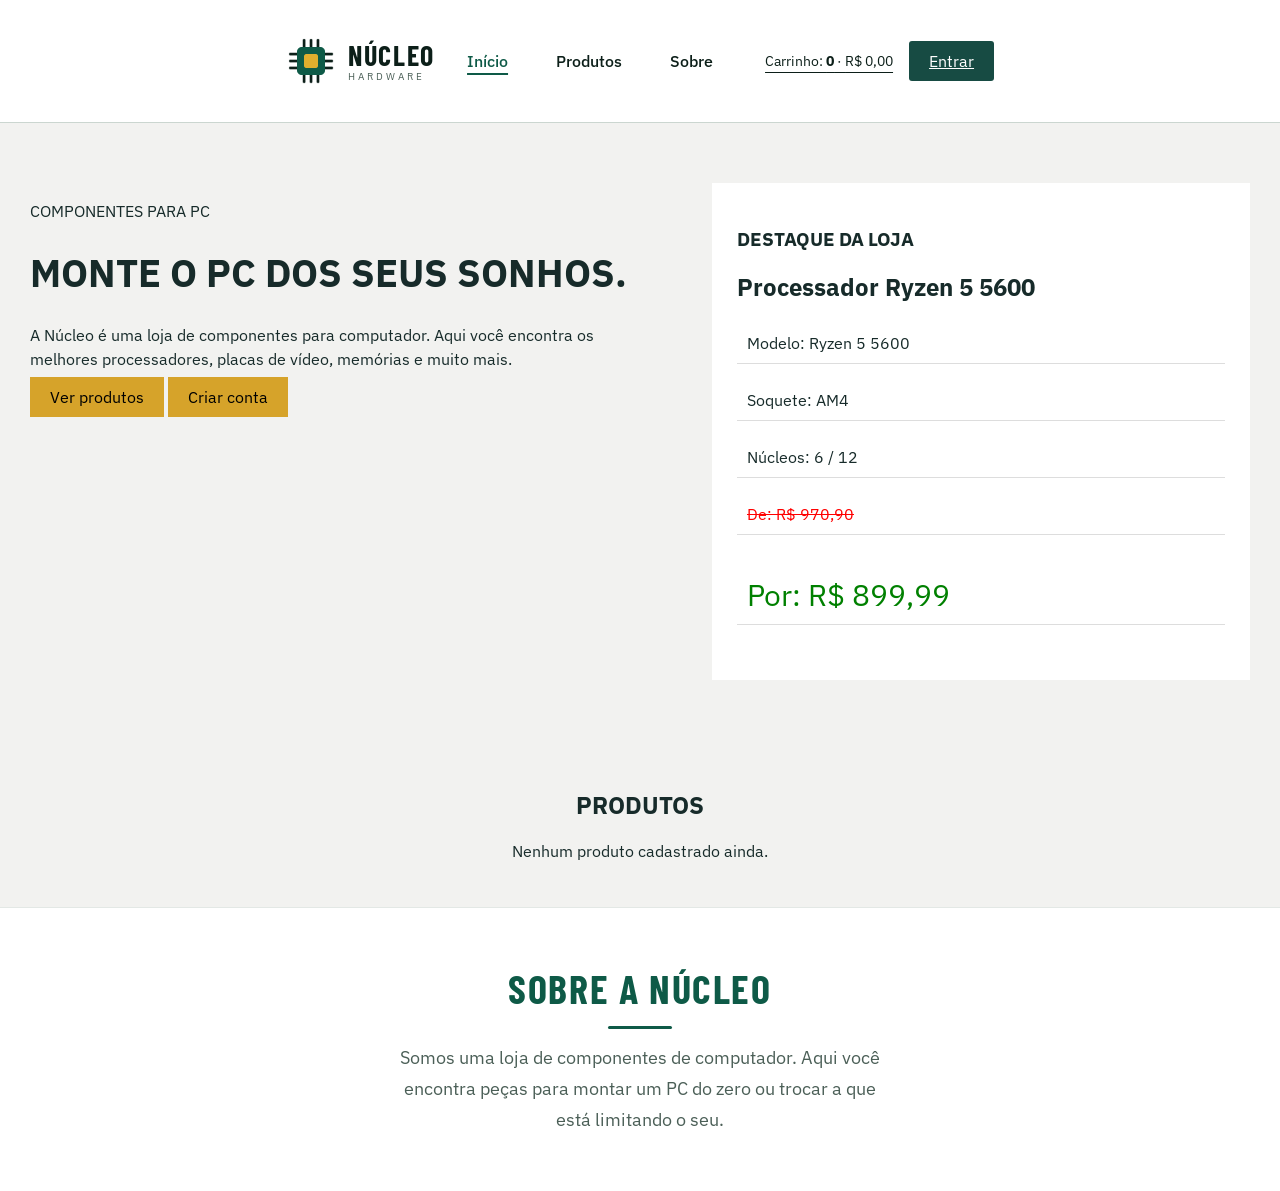
<file: inicio/index.html>
<!DOCTYPE html>
<html lang="pt-br">
<head>
<meta charset="UTF-8">    <title>Núcleo Hardware</title>
<link rel="stylesheet" href="style.css">
<link href="https://fonts.googleapis.com/css?family=Barlow+Condensed:700|IBM+Plex+Sans:400,500,600" rel="stylesheet">
</head>
<body>

<header class="menu">
        <div class="menu-interno">

            <a href="index.html" class="logo" aria-label="Núcleo Hardware, início">
                <img src="../assets/img/Carrinho-selection.png" alt="" width="36" height="36">
                <span class="logo-texto">
                    <span class="logo-nome">Núcleo</span>
                    <span class="logo-sub">Hardware</span>
                </span>
            </a>

            <nav class="menu-links" aria-label="Principal">
                <a href="index.html" aria-current="page">Início</a>
                <a href="#produtos">Produtos</a>
                <a href="#sobre">Sobre</a>
            </nav>

            <div class="menu-acoes">
                <a href="../carrinho/carrinho.html" class="menu-carrinho">Carrinho: <strong id="menuQtd">0</strong> · <span id="menuTotal">R$ 0,00</span></a>
                 <a href="../login/login.html" id="entrar">Entrar</a>
            </div>

        </div>
    </header>

    <main id="inicio">

        <div class="apresentacao">
            <p>COMPONENTES PARA PC</p>

            <h1>MONTE O PC DOS SEUS SONHOS.</h1>

            <p>
                A Núcleo é uma loja de componentes para computador.
                Aqui você encontra os melhores processadores, placas de vídeo,
                memórias e muito mais.
            </p>

            <a href="#produtos" class="botao">Ver produtos</a>

            <a href="../login/login.html#form-cadastro" class="botao">Criar conta</a>
        </div>

        <div class="ficha">

        <h3>DESTAQUE DA LOJA</h3>

        <h2>Processador Ryzen 5 5600</h2>
        <p>Modelo: Ryzen 5 5600</p>
        <p>Soquete: AM4</p>
        <p>Núcleos: 6 / 12</p>
        <p class="preco-antigo">De: R$ 970,90</p>
        <p class="preco-atual">Por: R$ 899,99</p>

</div>

    </main>



 
<div class="produtos" id="produtos">

    <h2>PRODUTOS</h2>

    <div id="lista-produtos"></div>

    </div>
    
    <div class="sobreGeral">
    <h1 id="sobre">SOBRE A NÚCLEO</h1>

    <p id="mensagemSobre">
        Somos uma loja de componentes de computador. Aqui você <br> encontra peças para montar um PC do zero ou trocar a que<br> está limitando o seu.
    </p>
    </div>


    <script src="../js/localStorage.js"></script>
    <script src="inicio.js"></script>

</body>
</html>
</file>
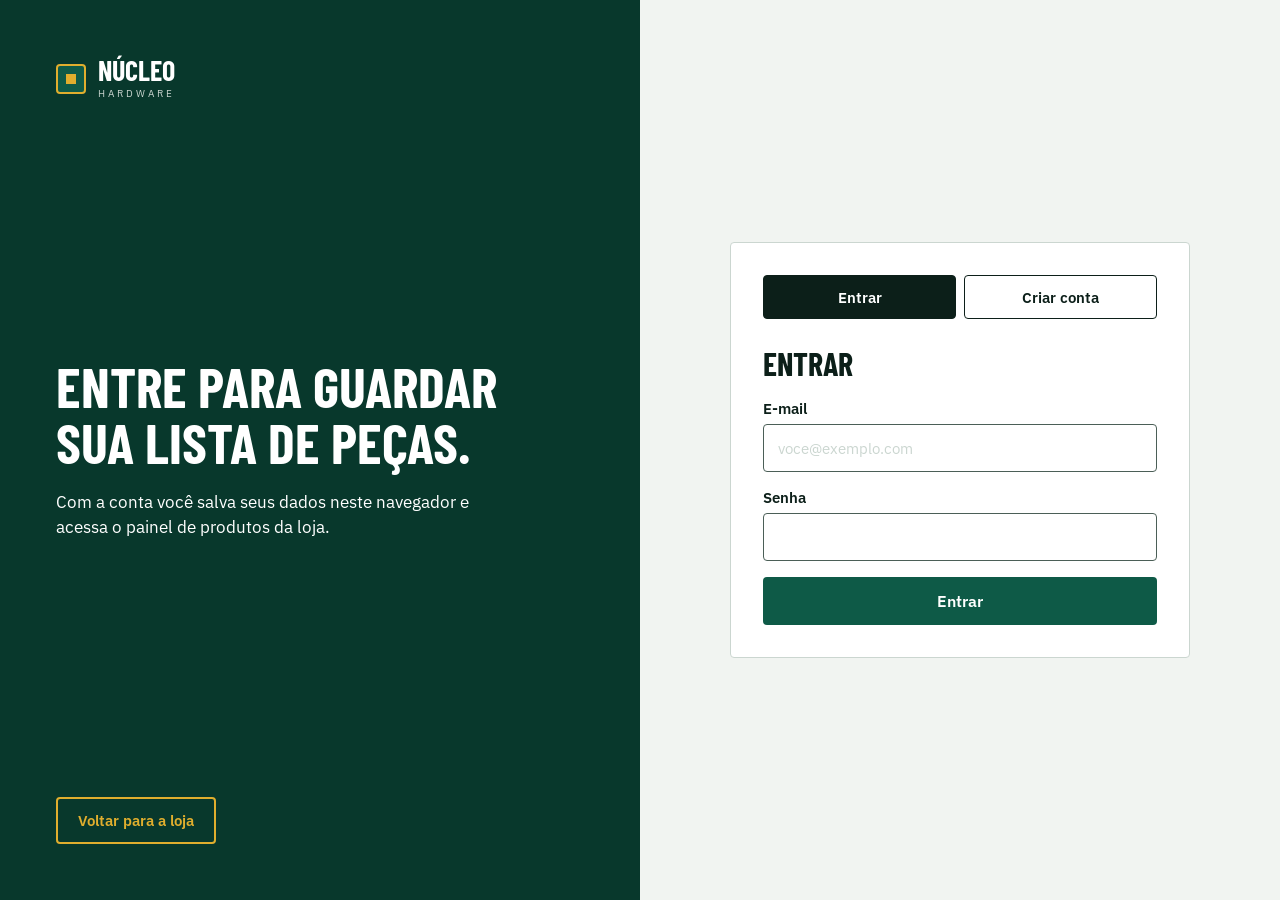
<file: login.html>
<!DOCTYPE html>
<html lang="pt-br">
<head>
<meta charset="utf-8">
<meta name="viewport" content="width=device-width, initial-scale=1.0">
<title>Entrar - Núcleo Hardware</title>
<link href="https://fonts.googleapis.com/css?family=Barlow+Condensed:700|IBM+Plex+Sans:400,500,600" rel="stylesheet">
<link href="login.css" rel="stylesheet" type="text/css">
</head>
<body>
   
<div class="pagina">

    <section class="painel-marca">
        <div class="logo">
            <div class="chip"></div>
            <div>
                <p class="logo-nome">Núcleo</p>
                <p class="logo-sub">Hardware</p>
            </div>
        </div>

        <div>
            <h1>Entre para guardar sua lista de peças.</h1>
            <p>Com a conta você salva seus dados neste navegador e acessa o painel de produtos da loja.</p>
        </div>

        <a class="botao-voltar" href="index.html">Voltar para a loja</a>
    </section>

    <section class="painel-form">
        <div class="cartao">

            <div class="abas">
                <button type="button" class="aba aba-ativa" id="aba-entrar">Entrar</button>
                <button type="button" class="aba aba-inativa" id="aba-cadastro">Criar conta</button>
            </div>

            <h2 id="titulo-form">Entrar</h2>

            <form id="form-entrar">
                <div class="campo">
                    <label for="email-entrar">E-mail</label>
                    <input type="email" id="email-entrar" placeholder="voce@exemplo.com">
                    <p class="erro" id="erro-email-entrar"></p>
                </div>
                <div class="campo">
                    <label for="senha-entrar">Senha</label>
                    <input type="password" id="senha-entrar">
                    <p class="erro" id="erro-senha-entrar"></p>
                </div>
                <input type="submit" class="botao-primario" value="Entrar">
            </form>

            <form id="form-cadastro">
                <div class="campo">
                    <label for="email-cadastro">E-mail</label>
                    <input type="email" id="email-cadastro" placeholder="voce@exemplo.com">
                    <p class="erro" id="erro-email-cadastro"></p>
                </div>
                <div class="campo">
                    <label for="senha-cadastro">Senha</label>
                    <input type="password" id="senha-cadastro">
                    <p class="erro" id="erro-senha-cadastro"></p>
                </div>
                <div class="campo">
                    <label for="confirma-cadastro">Confirmar senha</label>
                    <input type="password" id="confirma-cadastro">
                    <p class="erro" id="erro-confirma-cadastro"></p>
                </div>
                <input type="submit" class="botao-primario" value="Criar conta">
            </form>

             <p class="mensagem-sucesso" id="mensagem-sucesso"></p>

        </div>
    </section>

</div>

<script src="login.js"></script>
</body>
</html>
</file>
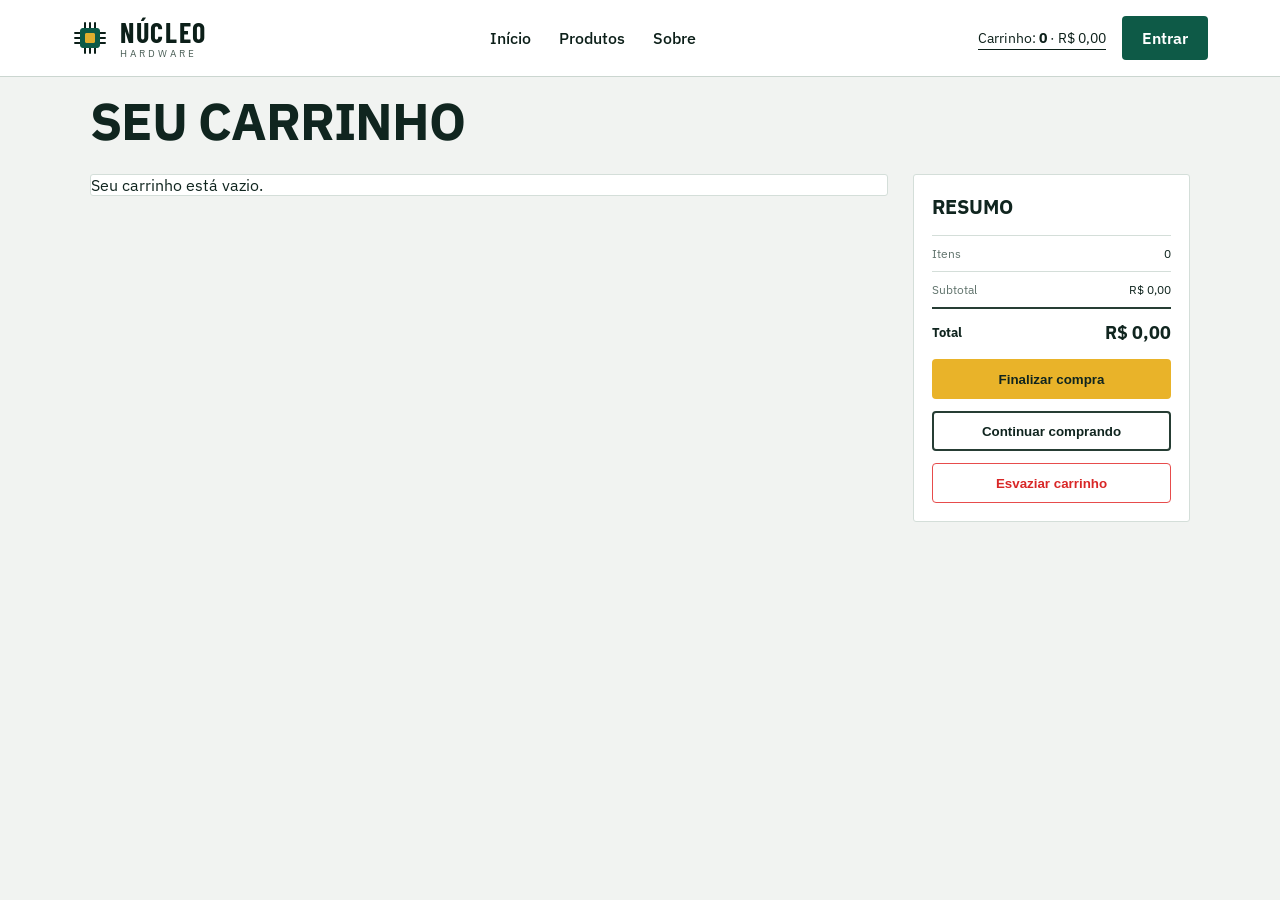
<file: carrinho/carrinho.html>
<!DOCTYPE html>
<html lang="pt-br">

<head>
    <meta charset="UTF-8">
    <meta name="viewport" content="width=device-width, initial-scale=1.0">
    <title>Meu Carrinho</title>
    <link rel="stylesheet" href="carrinho.css">
    <link href="https://fonts.googleapis.com/css?family=Barlow+Condensed:700|IBM+Plex+Sans:400,500,600" rel="stylesheet">

</head>

<body>
    <header class="menu">
        <div class="menu-interno">

            <a href="../inicio/index.html" class="logo" aria-label="Núcleo Hardware, início">
                <img src="../assets/img/Carrinho-selection.png" alt="" width="36" height="36">
                <span class="logo-texto">
                    <span class="logo-nome">Núcleo</span>
                    <span class="logo-sub">Hardware</span>
                </span>
            </a>

            <nav class="menu-links" aria-label="Principal">
                <a href="../inicio/index.html">Início</a>
                <a href="../inicio/index.html#produtos">Produtos</a>
                <a href="../inicio/index.html#sobre">Sobre</a>
            </nav>

            <div class="menu-acoes">
                <a href="carrinho.html" class="menu-carrinho">Carrinho: <strong id="menuQtd">0</strong> · <span id="menuTotal">R$ 0,00</span></a>
                <a href="../login/login.html" class="menu-entrar">Entrar</a>
            </div>

        </div>
    </header>

    <main class="container">

        <h1>SEU CARRINHO</h1>

        <div class="layout-carrinho">

            <!-- LISTA DE PRODUTOS (preenchida pelo carrinho.js a partir do localStorage) -->
            <section class="carrinho" id="carrinho"></section>

            <!-- RESUMO DO CARRINHO -->
            <aside class="resumo">

                <h2>RESUMO</h2>

                <div class="linha">
                    <span>Itens</span>
                    <span id="total-itens">0</span>
                </div>

                <div class="linha subtotal">
                    <span>Subtotal</span>
                    <span id="subtotal">R$ 00,00</span>
                </div>

                <div class="total">
                    <strong>Total</strong>
                    <strong id="total">R$ 00,00</strong>
                </div>

                <button class="finalizar">
                    Finalizar compra
                </button>

                <button class="continuar">
                    Continuar comprando
                </button>

                <button class="esvaziar">
                    Esvaziar carrinho
                </button>

            </aside>

        </div>

    </main>

    <script src="../js/localStorage.js"></script>
    <script src="carrinho.js"></script>

</body>
</html>
</file>
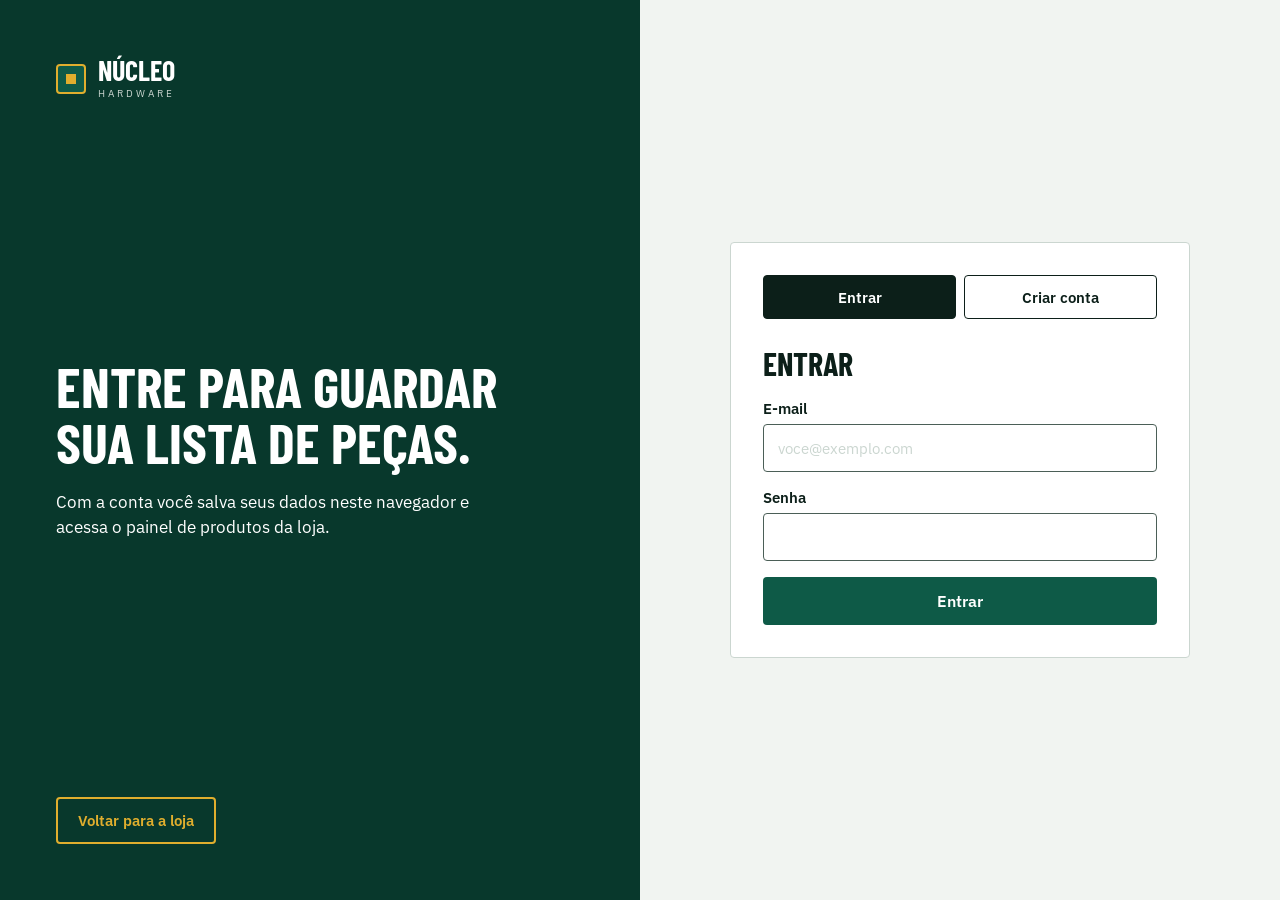
<file: finalizar/finalizar.html>
<!DOCTYPE html>
<html lang="pt-BR">
<head>
    <meta charset="UTF-8">
    <meta name="viewport" content="width=device-width, initial-scale=1.0">
    <title>Finalizar Compra</title>
    <link rel="stylesheet" href="finalizar.css">
    <link rel="preconnect" href="https://fonts.googleapis.com">
    <link rel="preconnect" href="https://fonts.gstatic.com" crossorigin>
    <link href="https://fonts.googleapis.com/css2?family=Barlow+Condensed:ital,wght@0,100;0,200;0,300;0,400;0,500;0,600;0,700;0,800;0,900;1,100;1,200;1,300;1,400;1,500;1,600;1,700;1,800;1,900&family=IBM+Plex+Sans:ital,wght@0,10０..7００;1,1００..7００&display=swap" rel="stylesheet">
</head>
<body>
    <header class="menu">
        <div class="menu-interno">

            <a href="../inicio/index.html" class="logo" aria-label="Núcleo Hardware, início">
                <img src="../assets/img/Carrinho-selection.png" alt="" width="36" height="36">
                <span class="logo-texto">
                    <span class="logo-nome">Núcleo</span>
                    <span class="logo-sub">Hardware</span>
                </span>
            </a>

            <nav class="menu-links" aria-label="Principal">
                <a href="../inicio/index.html">Início</a>
                <a href="../inicio/index.html#produtos">Produtos</a>
                <a href="../inicio/index.html#sobre">Sobre</a>
            </nav>

            <div class="menu-acoes">
                <a href="../carrinho/carrinho.html" class="menu-carrinho">Carrinho: <strong id="menuQtd">0</strong> · <span id="menuTotal">R$ 0,00</span></a>
                <a href="../login/login.html" class="menu-entrar">Entrar</a>
            </div>

        </div>
    </header>

    <section class="container">
        <div class="firstButton">
            <h5>1 Entrega</h5>
        </div>
        <div class="secondButton">
            <h5>2 Pagamento</h5>
        </div>
        <div class="thirdButton">
            <h5>3 Confirmação</h5>
        </div>
    </section>

    <section class="container2">
        <div class="recebimentoPedido">
            <div class="alinhametoItens">

                <div class="textoPedido">
                    <h3 id="pagamentoAprov">PAGAMENTO APROVADO</h3>
                    <h1 id="recbPedido">RECEBEMOS O SEU PEDIDO!</h1>
                    <p id="resumoPedido">Enviamos o resumo para marina@exemplo.com. A entrega estimada é de 5 dias úteis.</p>
                </div>

                <h3 id="numeroPedido">NÚMERO DO PEDIDO <span id="numeroPedidoValor">NH-482913</span></h3>

            </div>
        </div>
    </section>
    <div class="layout-carrinho">

        <section class="carrinho" id="carrinho"></section>
    <div class="colunaDireita">
    <section class="pagamentoFinal">
        <div>
            <h3 id="tituloPagamento">PAGAMENTO</h3>
            <div class="resumoPedido">
                <div class="resumoItens">
                    <span>Forma</span>
                    <span id="totalItens">Cartão, 6x sem juros</span>
                </div>
                <div class="resumoFrete">
                    <span>Parcela</span>
                    <span id="valorParcela">R$ 276,60</span>
                </div>
                <div class="resumoTotal">
                    <span>Frete</span>
                    <span id="valorFrete">Gratis</span>
                </div>
                <div class="resumoTotal">
                    <hr>
                    <span>Total:</span>
                    <span id="totalCompra">R$ 1.659,60</span>
                </div>
            </div>
        </div>
    </section>

    <section class="entregaCard">
        <div class="entrega">
            <h3 id="tituloEntrega">ENTREGA</h3>
            <div class="resumoPedido">
                <div class="nomeComprados">
                    <p id="nomeComprador">Marina Duarte</p>
                    <p id="enderecoEntrega">Rua das Flores, 123</p>
                </div>
                <div class="bairroFrete">
                    <p id="bairroEntrega">Jardim das flores</p>
                </div>
            </div>

        </div>
    </section>
    <div class="botaoFinalizar">
        <button id="finalizarCompra">VOLTAR À LOJA</button>
    </div>
    </div>
    <script src="../js/localStorage.js"></script>
    <script src="finalizar.js"></script>
</body>
</html>
</file>
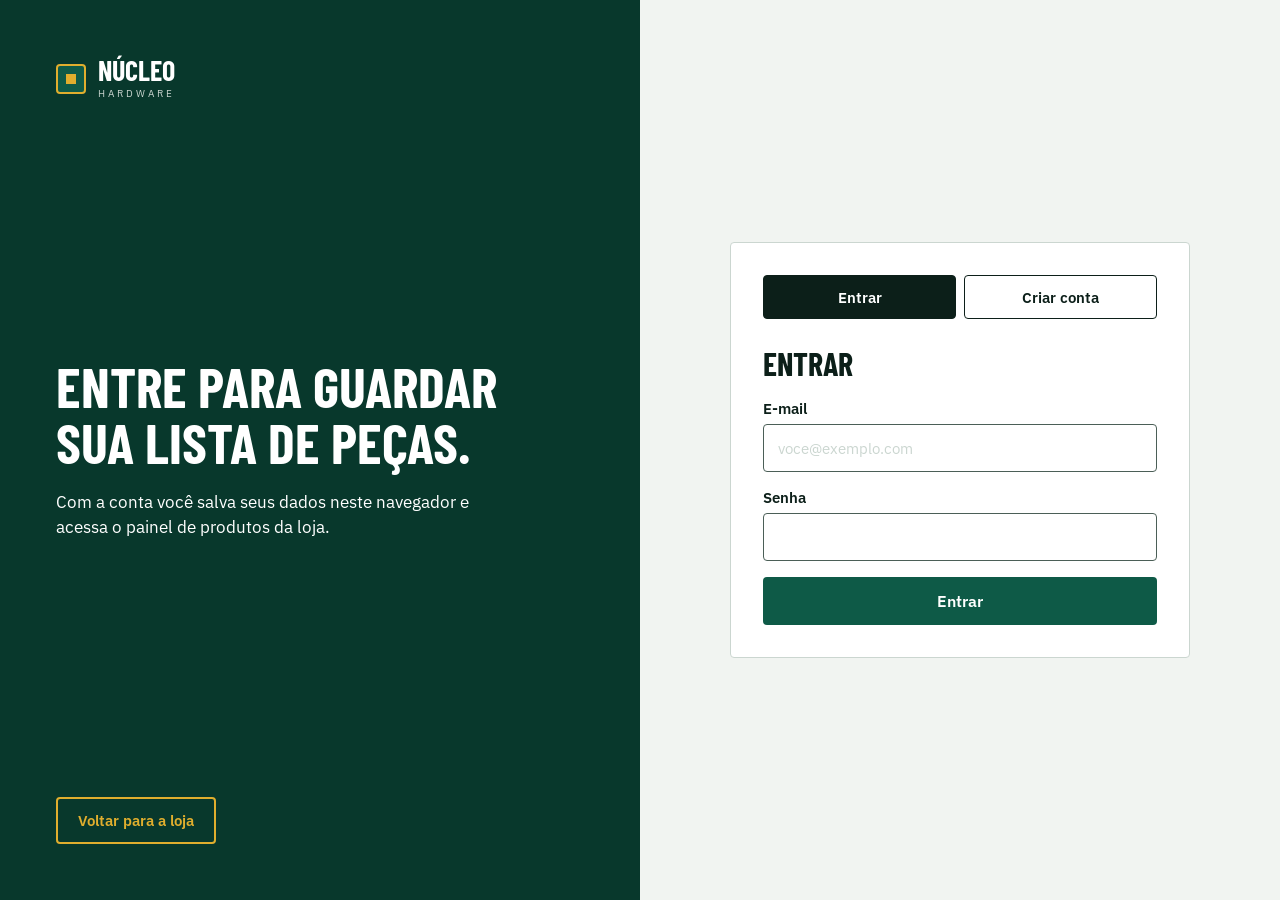
<file: login/login.html>
<!DOCTYPE html>
<html lang="pt-br">
<head>
<meta charset="utf-8">
<meta name="viewport" content="width=device-width, initial-scale=1.0">
<title>Entrar - Núcleo Hardware</title>
<link href="https://fonts.googleapis.com/css?family=Barlow+Condensed:700|IBM+Plex+Sans:400,500,600" rel="stylesheet">
<link href="login.css" rel="stylesheet" type="text/css">
</head>
<body>
   
<div class="pagina">

    <section class="painel-marca">
        <div class="logo">
            <div class="chip"></div>
            <div>
                <p class="logo-nome">Núcleo</p>
                <p class="logo-sub">Hardware</p>
            </div>
        </div>

        <div>
            <h1>Entre para guardar sua lista de peças.</h1>
            <p>Com a conta você salva seus dados neste navegador e acessa o painel de produtos da loja.</p>
        </div>

        <a class="botao-voltar" href="../inicio/index.html">Voltar para a loja</a>
    </section>

    <section class="painel-form">
        <div class="cartao">

            <div class="abas">
                <button type="button" class="aba aba-ativa" id="aba-entrar">Entrar</button>
                <button type="button" class="aba aba-inativa" id="aba-cadastro">Criar conta</button>
            </div>

            <h2 id="titulo-form">Entrar</h2>

            <form id="form-entrar">
                <div class="campo">
                    <label for="email-entrar">E-mail</label>
                    <input type="email" id="email-entrar" placeholder="voce@exemplo.com">
                    <p class="erro" id="erro-email-entrar"></p>
                </div>
                <div class="campo">
                    <label for="senha-entrar">Senha</label>
                    <input type="password" id="senha-entrar">
                    <p class="erro" id="erro-senha-entrar"></p>
                </div>
                <input type="submit" class="botao-primario" value="Entrar">
            </form>

            <form id="form-cadastro">
                <div class="campo">
                    <label for="email-cadastro">E-mail</label>
                    <input type="email" id="email-cadastro" placeholder="voce@exemplo.com">
                    <p class="erro" id="erro-email-cadastro"></p>
                </div>
                <div class="campo">
                    <label for="senha-cadastro">Senha</label>
                    <input type="password" id="senha-cadastro">
                    <p class="erro" id="erro-senha-cadastro"></p>
                </div>
                <div class="campo">
                    <label for="confirma-cadastro">Confirmar senha</label>
                    <input type="password" id="confirma-cadastro">
                    <p class="erro" id="erro-confirma-cadastro"></p>
                </div>
                <input type="submit" class="botao-primario" value="Criar conta">
            </form>

             <p class="mensagem-sucesso" id="mensagem-sucesso"></p>

        </div>
    </section>

</div>

<script src="../js/localStorage.js"></script>
<script src="login.js"></script>
</body>
</html>
</file>
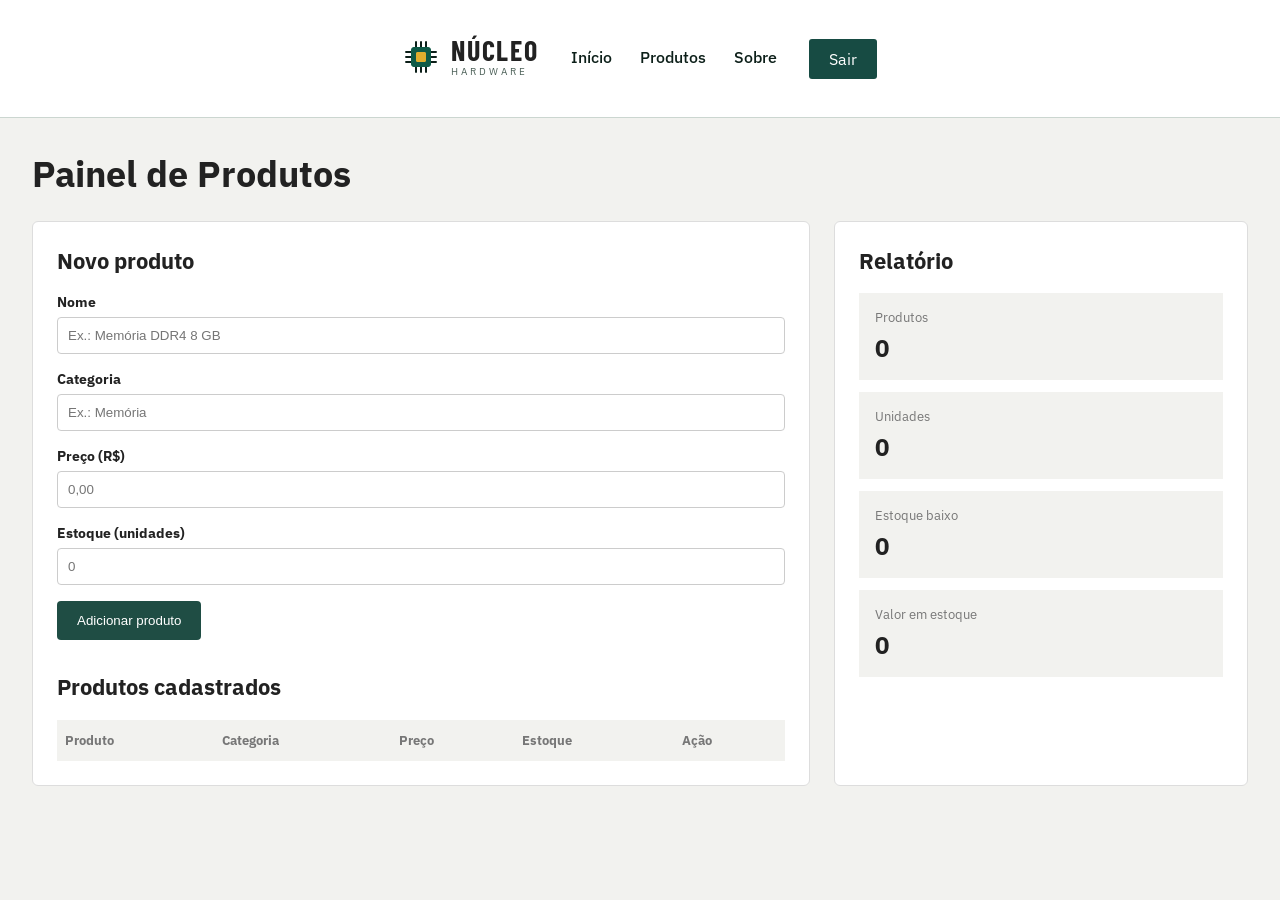
<file: painel/painel.html>
<!DOCTYPE html>
<html lang="pt-br">

<head>
  <meta charset="UTF-8">
  <title>Painel de Produtos - Núcleo Hardware</title>
  <link rel="stylesheet" href="painel.css">
  <link href="https://fonts.googleapis.com/css?family=Barlow+Condensed:700|IBM+Plex+Sans:400,500,600" rel="stylesheet">
</head>

<body>

  <!--CABEÇALHO-->
  <header class="menu">
        <div class="menu-interno">

            <a href="../inicio/index.html" class="logo" aria-label="Núcleo Hardware, início">
                <img src="../assets/img/Carrinho-selection.png" alt="" width="36" height="36">
                <span class="logo-texto">
                    <span class="logo-nome">Núcleo</span>
                    <span class="logo-sub">Hardware</span>
                </span>
            </a>

            <nav class="menu-links" aria-label="Principal">
                <a href="../inicio/index.html">Início</a>
                <a href="../inicio/index.html#produtos">Produtos</a>
                <a href="../inicio/index.html#sobre">Sobre</a>
            </nav>

            <div class="menu-acoes">
                 <a href="../login/login.html" id="sair">Sair</a>
            </div>

        </div>
    </header>

  <!--CONTEÚDO-->
  <main>
    <h1>Painel de Produtos</h1>

    <div class="conteudo">

      <!--PRODUTOS CADASTRADOS-->
      <section class="caixa produtos">
        <h2>Novo produto</h2>

        <div class="formulario">

          <label>Nome</label>
          <input type="text" id="nomeProduto" placeholder="Ex.: Memória DDR4 8 GB">

          <label>Categoria</label>
          <input type="text" id="categoriaProduto" placeholder="Ex.: Memória">

          <label>Preço (R$)</label>
          <input type="number" id="precoProduto" placeholder="0,00" step="0.01">

          <label>Estoque (unidades)</label>
          <input type="number" id="estoqueProduto" placeholder="0">

          <button class="adicionar" id="btnAdicionar" type="button">
            Adicionar produto
          </button>

        </div>
        <h2>Produtos cadastrados</h2>

        <table>
          <tr>
            <th>Produto</th>
            <th>Categoria</th>
            <th>Preço</th>
            <th>Estoque</th>
            <th>Ação</th>
          </tr>

          <tbody id="listaProdutos">
          </tbody>

        </table>
      </section>

      <!--RELATÓRIO-->
      <section class="caixa relatorio">
        <h2>Relatório</h2>

        <div class="item">
          <span>Produtos</span>
          <strong id="totalProdutos">0</strong>
        </div>

        <div class="item">
          <span>Unidades</span>
          <strong id="totalUnidades">0</strong>
        </div>

        <div class="item">
          <span>Estoque baixo</span>
          <strong id="estoqueBaixo">0</strong>
        </div>

        <div class="item">
          <span>Valor em estoque</span>
          <strong id="valorEstoque">0</strong>
        </div>
      </section>

    </div>
  </main>

  <script src="../js/localStorage.js" defer></script>
  <script src="painel.js" defer></script>

</body>

</html>
</file>
<file: inicio/style.css>
body {
    margin: 0;
    background-color: #f2f2f0;
    font-family: Arial;
    color: #172b2a;
    font-family: 'IBM Plex Sans', sans-serif;
}

header {
    background-color: white;
    padding: 20px 30px;
    display: flex;
    justify-content: space-between;
    align-items: center;
}

nav a {
    margin-right: 20px;
    text-decoration: none;
    color: #172b2a;
}

button {
    padding: 10px 20px;
    cursor: pointer;
}

main {
    display: flex;
    justify-content: space-between;
    padding: 60px 30px;
    gap: 30px;
}

.apresentacao {
    width: 50%;
}

.apresentacao h1 {
    font-size: 38px;
}

.apresentacao p {
    line-height: 1.5;
}

.botao {
    background-color: #d6a32a;
    color: black;
    padding: 10px 20px;
    text-decoration: none;
}

#cadastro {
    background-color: white;
    border: 1px solid #172b2a;
}

.ficha {
    background-color: white;
    padding: 25px;
    width: 40%;
}

.ficha p {
    padding: 10px;
    border-bottom: 1px solid #dddddd;
}

.sobreGeral {
    background-color: #ffffff;
    padding: 56px 24px;
    border-top: 1px solid #e3e8e5;
    text-align: center;
}

#sobre {
    margin: 0 0 14px;
    font-family: 'Barlow Condensed', sans-serif;
    font-weight: 700;
    font-size: 40px;
    letter-spacing: 0.04em;
    text-transform: uppercase;
    color: #0e5a47;
}

#sobre::after {
    content: "";
    display: block;
    width: 64px;
    height: 3px;
    margin: 14px auto 0;
    background-color: #0e5a47;
    border-radius: 2px;
}

#mensagemSobre {
    max-width: 620px;
    margin: 0 auto;
    font-size: 18px;
    line-height: 1.7;
    color: #4b5f57;
}

.produtos {
    text-align: center;
    padding: 30px;
}

.card {
    display: inline-block;
    width: 280px;
    min-height: 180px;
    background-color: white;
    border: 1px solid #cccccc;
    margin: 10px;
    padding: 20px;
    text-align: center;
}

#lista-produtos {
    display: contents;
}

.logo {
    display: flex;
    align-items: center;
    gap: 10px;
}

.logo img {
    width: 50px;
    height: 50px;
}

.preco-antigo {
    color: red;
    text-decoration: line-through;
}

.preco-atual {
    color: green;
    font-size: 30px;
}

#entrar {
    background-color: #174b43;
    color: white;
    padding: 10px 20px;
    border-radius: 3px;
}

/* ===== MENU ===== */

.menu {
    background-color: #ffffff;
    border-bottom: 1px solid #cbd6d0;
    font-family: 'IBM Plex Sans', sans-serif;
}

/* Linha interna: logo | links | ações. Quebra em várias linhas no celular */
.menu-interno {
    max-width: 1200px;
    margin: 0 auto;
    padding: 16px 32px;
    display: flex;
    flex-wrap: wrap;
    align-items: center;
    justify-content: space-between;
    gap: 16px 32px;
}

/* ----- Logo ----- */
.logo {
    display: flex;
    align-items: center;
    gap: 12px;
    text-decoration: none;
    color: #0c1f19;
}

.logo-texto {
    display: flex;
    flex-direction: column;
    line-height: 1;
    gap: 3px;
}

.logo-nome {
    font-family: 'Barlow Condensed', sans-serif;
    font-weight: 700;
    font-size: 28px;
    letter-spacing: 0.06em;
    text-transform: uppercase;
}

.logo-sub {
    font-size: 10px;
    letter-spacing: 0.3em;
    text-transform: uppercase;
    color: #4b5f57;
}

/* ----- Links ----- */
.menu-links {
    display: flex;
    flex-wrap: wrap;
    gap: 8px 28px;
}

.menu-links a {
    color: #0c1f19;
    font-weight: 500;
    text-decoration: none;
    transition: color 0.2s;
}

.menu-links a:hover,
.menu-links a[aria-current="page"] {
    color: #0e5a47;
    text-decoration: underline;
    text-decoration-thickness: 2px;
    text-underline-offset: 6px;
}

/* ----- Carrinho e botão Entrar ----- */
.menu-acoes {
    display: flex;
    flex-wrap: wrap;
    align-items: center;
    gap: 12px 16px;
}

.menu-carrinho {
    display: inline-block;
    padding: 13px 0;
    font-size: 14px;
    color: #0c1f19;
    text-decoration: underline;
    text-underline-offset: 6px;
}

.menu-carrinho:hover {
    color: #0e5a47;
}

.menu-entrar {
    display: inline-flex;
    align-items: center;
    min-height: 44px;
    padding: 0 20px;
    background-color: #0e5a47;
    color: #ffffff;
    border-radius: 4px;
    font-weight: 600;
    text-decoration: none;
    transition: background-color 0.2s;
}

.menu-entrar:hover {
    background-color: #08382c;
}

/* Foco visível para quem navega pelo teclado */
.menu a:focus-visible {
    outline: 3px solid #0c1f19;
    outline-offset: 2px;
}
</file>
<file: login.css>
:root {
    --verde-pcb: #0E5A47;
    --verde-escuro: #08382C;
    --ouro: #E0AE2E;
    --tinta: #0C1F19;
    --texto-secundario: #4B5F57;
    --fundo: #F1F4F1;
    --superficie: #FFFFFF;
    --verde-claro: #DDE9E3;
    --linha: #CBD6D0;
    --perigo: #B3261E;
}

* {
    box-sizing: border-box;
}

body {
    margin: 0;
    font-family: "IBM Plex Sans", Arial, Verdana, sans-serif;
    font-size: 15px;
    color: var(--tinta);
    background-color: var(--fundo);
}

.pagina {
    display: grid;
    grid-template-columns: 1fr 1fr;
    min-height: 100vh;
}

.painel-marca {
    display: flex;
    flex-direction: column;
    justify-content: space-between;
    gap: 48px;
    padding: 56px;
    background-color: var(--verde-escuro);
    color: var(--superficie);
}

.painel-marca h1 {
    margin: 0 0 20px 0;
    font-family: "Barlow Condensed", "Arial Narrow", Arial, sans-serif;
    font-weight: 700;
    font-size: 56px;
    line-height: 1;
    text-transform: uppercase;
}

.painel-marca p {
    margin: 0;
    max-width: 420px;
    font-size: 17px;
    line-height: 1.5;
}

.logo {
    display: flex;
    align-items: center;
    gap: 12px;
}

.chip {
    position: relative;
    width: 30px;
    height: 30px;
    border: 2px solid var(--ouro);
    border-radius: 4px;
    background-color: var(--verde-pcb);
}

.chip::before {
    content: "";
    position: absolute;
    top: 50%;
    left: 50%;
    width: 10px;
    height: 10px;
    margin: -5px 0 0 -5px;
    background-color: var(--ouro);
}

.painel-marca .logo-nome {
    font-family: "Barlow Condensed", "Arial Narrow", Arial, sans-serif;
    font-weight: 700;
    font-size: 28px;
    line-height: 1;
    text-transform: uppercase;
}

.painel-marca .logo-sub {
    margin-top: 2px;
    font-size: 10px;
    letter-spacing: 0.3em;
    text-transform: uppercase;
    color: var(--linha);
}

.botao-voltar {
    align-self: flex-start;
    display: inline-block;
    padding: 12px 20px;
    border: 2px solid var(--ouro);
    border-radius: 4px;
    font-weight: 600;
    color: var(--ouro);
    text-decoration: none;
}

.botao-voltar:hover {
    background-color: var(--ouro);
    color: var(--tinta);
}

.painel-form {
    display: flex;
    justify-content: center;
    align-items: center;
    padding: 32px;
    background-color: var(--fundo);
}

.cartao {
    width: 100%;
    max-width: 460px;
    padding: 32px;
    background-color: var(--superficie);
    border: 1px solid var(--linha);
    border-radius: 4px;
}

.abas {
    display: flex;
    gap: 8px;
    margin-bottom: 28px;
}

.aba {
    flex: 1;
    height: 44px;
    border: 1px solid var(--tinta);
    border-radius: 4px;
    font-family: inherit;
    font-size: 15px;
    font-weight: 600;
    cursor: pointer;
}

.aba-ativa {
    background-color: #0C1F19;
    color: #FFFFFF;
}

.aba-inativa {
    background-color: #FFFFFF;
    color: #0C1F19;
}
.cartao h2 {
    margin: 0 0 20px 0;
    font-family: "Barlow Condensed", "Arial Narrow", Arial, sans-serif;
    font-weight: 700;
    font-size: 32px;
    line-height: 1;
    text-transform: uppercase;
}

#form-cadastro {
    display: none;
}

.campo {
    margin-bottom: 16px;
}

.campo label {
    display: block;
    margin-bottom: 6px;
    font-weight: 600;
}

.campo input {
    width: 100%;
    height: 48px;
    padding: 0 14px;
    border: 1px solid var(--texto-secundario);
    border-radius: 4px;
    font-family: inherit;
    font-size: 15px;
    color: var(--tinta);
    background-color: var(--superficie);
}

.campo input::placeholder {
    color: var(--linha);
}

.campo input:focus {
    border-color: var(--verde-pcb);
    outline: 2px solid var(--verde-pcb);
}

.erro {
    margin: 6px 0 0 0;
    font-size: 13px;
    color: var(--perigo);
}

.botao-primario {
    width: 100%;
    height: 48px;
    border: 0;
    border-radius: 4px;
    font-family: inherit;
    font-size: 16px;
    font-weight: 600;
    color: var(--superficie);
    background-color: var(--verde-pcb);
    cursor: pointer;
}

.botao-primario:hover {
    background-color: var(--verde-escuro);
}

.mensagem-sucesso {
    display: none;
    margin: 16px 0 0 0;
    padding: 12px 14px;
    border-radius: 4px;
    background-color: var(--verde-claro);
    line-height: 1.5;
}

.mensagem-sucesso a {
    font-weight: 600;
    color: var(--verde-pcb);
}

@media screen and (max-width: 800px) {
    .pagina {
        grid-template-columns: 1fr;
    }

    .painel-marca {
        gap: 32px;
        padding: 32px 24px;
    }

    .painel-marca h1 {
        font-size: 36px;
    }

    .painel-form {
        padding: 24px 16px;
    }

    .cartao {
        padding: 24px 20px;
    }
}
</file>
<file: carrinho/carrinho.css>
* {
    margin: 0;
    padding: 0;
    box-sizing: border-box;
}

body {
    background-color: #f1f3f1;
    font-family: Arial, sans-serif;
    color: #10251f;
    font-family: "IBM Plex Sans", Arial, Verdana, sans-serif;
}

.container {
    width: 90%;
    max-width: 1100px;
    margin: 10px auto;
}

h1 {
    font-size: 52px;
    font-weight: 900;
    margin-bottom: 20px;
    letter-spacing: -1px;
    font-weight: bold;
}

.layout-carrinho {
    display: grid;
    grid-template-columns: minmax(0, 1fr) 277px;
    gap: 25px;
    align-items: start;
    width: 100%;
}

.carrinho {
    width: 100%;
    min-width: 0;
    background-color: white;
    border: 1px solid #d4ded9;
    border-radius: 3px;
    overflow: hidden;
}

.produto {
    display: grid;
    grid-template-columns: 54px minmax(0, 1fr) auto 90px;
    grid-template-rows: 54px 33px;
    align-items: center;
    column-gap: 18px;
    row-gap: 12px;
    padding: 15px 18px;
    border-bottom: 1px solid #d4ded9;
}

.produto:last-child {
    border-bottom: none;
}

.imagem {
    width: 54px;
    height: 54px;
    background-color: #dce9e3;
    color: #12604e;
    display: flex;
    align-items: center;
    justify-content: center;
    font-size: 18px;
    font-weight: bold;
    letter-spacing: 1px;
}

.descricao {
    min-width: 0;
}

.descricao span {
    font-size: 8px;
    letter-spacing: 2px;
    color: #60736c;
}

.descricao h3 {
    font-size: 12px;
    margin: 5px 0;
}

.descricao p {
    font-size: 10px;
    color: #60736c;
}

.quantidade {
    display: flex;
    align-items: center;
    gap: 12px;
}

.quantidade button {
    width: 34px;
    height: 34px;
    background: white;
    border: 1px solid #344b43;
    border-radius: 3px;
    font-size: 16px;
    cursor: pointer;
}

.quantidade strong {
    font-size: 12px;
}

.preco {
    width: 90px;
    text-align: right;
    font-size: 12px;
    white-space: nowrap;
}

.remover {
    grid-column: 1;
    grid-row: 2;
    background: white;
    border: 1px solid #e74c4c;
    color: #d92727;
    padding: 9px 12px;
    border-radius: 3px;
    font-size: 10px;
    cursor: pointer;
    width: max-content;
}

/* RESUMO */

.resumo {
    width: 277px;
    background-color: white;
    border: 1px solid #d4ded9;
    border-radius: 3px;
    padding: 18px;
}

.resumo h2 {
    font-size: 20px;
    margin-bottom: 15px;
}

.linha {
    display: flex;
    justify-content: space-between;
    padding: 10px 0;
    border-top: 1px solid #d4ded9;
    font-size: 12px;
}

.linha span:first-child {
    color: #60736c;
}

.total {
    display: flex;
    justify-content: space-between;
    align-items: center;
    border-top: 2px solid #263d34;
    padding: 12px 0 15px;
    font-size: 13px;
}

.total strong:last-child {
    font-size: 18px;
}

.resumo button {
    width: 100%;
    height: 40px;
    border-radius: 4px;
    font-weight: bold;
    cursor: pointer;
    margin-bottom: 12px;
}

.finalizar {
    background: #e9b329;
    border: none;
    color: #10251f;
}

.continuar {
    background: white;
    border: 2px solid #263d34;
    color: #10251f;
}

.esvaziar {
    background: white;
    border: 1px solid #e74c4c;
    color: #d92727;
    margin-bottom: 0 !important;
}

button:hover {
    opacity: 0.85;
}

@media (max-width: 768px) {

    .layout-carrinho {
        grid-template-columns: 1fr;
    }

    .resumo {
        width: 100%;
    }

    h1 {
        font-size: 30px;
    }
}

@media (max-width: 480px) {

    .produto {
        grid-template-columns: 45px minmax(0, 1fr);
        grid-template-rows: auto auto auto;
        gap: 12px;
    }

    .imagem {
        width: 45px;
        height: 45px;
    }

    .quantidade {
        grid-column: 2;
        grid-row: 2;
    }

    .preco {
        grid-column: 2;
        grid-row: 3;
        text-align: left;
    }

    .remover {
        grid-column: 1;
        grid-row: 2;
    }
}

/* ===== MENU ===== */

.menu {
    background-color: #ffffff;
    border-bottom: 1px solid #cbd6d0;
    font-family: 'IBM Plex Sans', sans-serif;
}

/* Linha interna: logo | links | ações. Quebra em várias linhas no celular */
.menu-interno {
    max-width: 1200px;
    margin: 0 auto;
    padding: 16px 32px;
    display: flex;
    flex-wrap: wrap;
    align-items: center;
    justify-content: space-between;
    gap: 16px 32px;
}

/* ----- Logo ----- */
.logo {
    display: flex;
    align-items: center;
    gap: 12px;
    text-decoration: none;
    color: #0c1f19;
}

.logo-texto {
    display: flex;
    flex-direction: column;
    line-height: 1;
    gap: 3px;
}

.logo-nome {
    font-family: 'Barlow Condensed', sans-serif;
    font-weight: 700;
    font-size: 28px;
    letter-spacing: 0.06em;
    text-transform: uppercase;
}

.logo-sub {
    font-size: 10px;
    letter-spacing: 0.3em;
    text-transform: uppercase;
    color: #4b5f57;
}

/* ----- Links ----- */
.menu-links {
    display: flex;
    flex-wrap: wrap;
    gap: 8px 28px;
}

.menu-links a {
    color: #0c1f19;
    font-weight: 500;
    text-decoration: none;
    transition: color 0.2s;
}

.menu-links a:hover,
.menu-links a[aria-current="page"] {
    color: #0e5a47;
    text-decoration: underline;
    text-decoration-thickness: 2px;
    text-underline-offset: 6px;
}

/* ----- Carrinho e botão Entrar ----- */
.menu-acoes {
    display: flex;
    flex-wrap: wrap;
    align-items: center;
    gap: 12px 16px;
}

.menu-carrinho {
    display: inline-block;
    padding: 13px 0;
    font-size: 14px;
    color: #0c1f19;
    text-decoration: underline;
    text-underline-offset: 6px;
}

.menu-carrinho:hover {
    color: #0e5a47;
}

.menu-entrar {
    display: inline-flex;
    align-items: center;
    min-height: 44px;
    padding: 0 20px;
    background-color: #0e5a47;
    color: #ffffff;
    border-radius: 4px;
    font-weight: 600;
    text-decoration: none;
    transition: background-color 0.2s;
}

.menu-entrar:hover {
    background-color: #08382c;
}

/* Foco visível para quem navega pelo teclado */
.menu a:focus-visible {
    outline: 3px solid #0c1f19;
    outline-offset: 2px;
}
</file>
<file: finalizar/finalizar.css>
* {
    padding: 0%;
    margin: 0%;
    box-sizing: border-box;
}

body {
    background-color: #F1F4F1;
}

.container {
    width: 100%;
    display: flex;
    padding-left: 300px;
    margin-top: 60px;
    justify-content: top;
    align-items: center;
}

.firstButton {
    border: 2px;
    padding: 10px;
    width: 113px;
    text-align: center;
    background-color: #0e5a47;
    color: white;
    border-radius: 3px;
    margin: 10px;
    font-family: 'IBM Plex Sans', sans-serif;
}

.secondButton {
    border: 2px;
    padding: 10px;
    width: 113px;
    text-align: center;
    background-color: #0e5a47;
    color: white;
    border-radius: 3px;
    margin: 10px;
    font-family: 'IBM Plex Sans', sans-serif;
}

.thirdButton {
    border: 2px;
    padding: 10px;
    width: 113px;
    text-align: center;
    background-color: #0c1f19;
    color: white;
    border-radius: 3px;
    margin: 10px;
    font-family: 'IBM Plex Sans', sans-serif;
}

.recebimentoPedido {
    border: 2px solid #0e5a47;
    padding: 10px;
    width: 1300px;
    text-align: left;
    background-color: #0e5a47;
    color: white;
    border-radius: 3px;
    margin: 10px;
    font-family: 'IBM Plex Sans', sans-serif;
}

.alinhametoItens {
    display: flex;
    justify-content: space-between;
    align-items: center;
}

.textoPedido {
    flex: 1;
}

#pagamentoAprov {
    padding: 5px;
    margin: 5px;
    color: #e0ae2e;
}

#recbPedido {
    padding: 5px;
    margin: 5px;
    font-size: 50px;
}

#resumoPedido {
    padding: 5px;
    margin: 5px;
    max-width: 420px;
}

#numeroPedido {
    border: 2px solid #e0ae2e;
    width: 300px;
    height: 90px;
    flex-shrink: 0;
    border-radius: 3px;
    padding: 15px;
    text-align: center;
    font-size: 25px;
}

#numeroPedidoValor {
    display: block;
    white-space: nowrap;
    color: #e0ae2e;
}

.container2 {
    width: 100%;
    display: flex;
    padding-left: 300px;
    margin-top: 10px;
    justify-content: top;
    align-items: center;
}

.layout-carrinho {
    display: grid;
    grid-template-columns: minmax(0, 1fr) 300px;
    gap: 25px;
    align-items: start;
    width: 1610px;
    padding-left: 310px;
}

.carrinho {
    width: 100%;
    min-width: 0;
    background-color: white;
    border: 1px solid #d4ded9;
    border-radius: 3px;
    overflow: hidden;
}

.produto {
    display: grid;
    grid-template-columns: 54px minmax(0, 1fr) auto 90px;
    grid-template-rows: 54px 33px;
    align-items: center;
    column-gap: 18px;
    row-gap: 12px;
    padding: 15px 18px;
    border-bottom: 1px solid #d4ded9;
}

.produto:last-child {
    border-bottom: none;
}

.imagem {
    width: 54px;
    height: 54px;
    background-color: #dce9e3;
    color: #12604e;
    display: flex;
    align-items: center;
    justify-content: center;
    font-size: 18px;
    font-weight: bold;
    letter-spacing: 1px;
    border-radius: 3px;
    font-family: 'IBM Plex Sans', sans-serif;
}

.descricao {
    min-width: 0;
}

.descricao span {
    font-size: 8px;
    letter-spacing: 2px;
    color: #60736c;
    font-family: 'IBM Plex Sans', sans-serif;
}

.descricao h3 {
    font-size: 12px;
    margin: 5px 0;
    font-family: 'IBM Plex Sans', sans-serif;
}

.descricao p {
    font-size: 10px;
    color: #60736c;
    font-family: 'IBM Plex Sans', sans-serif;
}

.preco {
    width: 90px;
    text-align: right;
    font-size: 12px;
    white-space: nowrap;
    font-family: 'IBM Plex Sans', sans-serif;
}

.pagamentoFinal {
    border: 2px solid #d4ded9;
    background-color: white;
    width: 300px;
    height: 170px;
    font-family: 'IBM Plex Sans', sans-serif;
    border-radius: 3px;
}

.resumoPedido {
    align-items: center;
    gap: 10px;
    padding: 10px;
}

hr {
    border: 1px solid black;
    border-radius: 3px;
    margin: 10px 0;
}

#valorFrete {
    font-size: 16px;
    color: #0e5a47;
    font-family: 'IBM Plex Sans', sans-serif;
    font-weight: bold;
    margin-left: 180px;
}

#valorParcela {
    font-size: 14px;
    color: #000000;
    font-family: 'IBM Plex Sans', sans-serif;
    margin-left: 143px;
}

#totalItens {
    font-size: 14px;
    color: #000000;
    font-family: 'IBM Plex Sans', sans-serif;
    margin-left: 89px;
}

#totalCompra {
    font-size: 19px;
    font-family: 'IBM Plex Sans', sans-serif;
    font-weight: bold;
    margin-left: 120px;
}

#tituloPagamento {
    font-size: 25px;
    font-family: 'IBM Plex Sans', sans-serif;
    font-weight: bold;
    margin-left: 10px;
}

.entregaCard {
    border: 2px solid #d4ded9;
    width: 300px;
    height: 125px;
    font-family: 'IBM Plex Sans', sans-serif;
    border-radius: 3px;
    background-color: white;
}

#tituloEntrega {
    font-size: 25px;
    color: #000000;
    font-family: 'IBM Plex Sans', sans-serif;
    font-weight: bold;
    margin-left: 10px;
    padding-top: 10px;
}

.colunaDireita {
    display: flex;
    flex-direction: column;
    gap: 24px;
}

#finalizarCompra {
    width: 300px;
    height: 50px;
    background-color: #e0ae2e;
    color: white;
    border-radius: 3px;
    font-family: 'IBM Plex Sans', sans-serif;
    font-weight: bold;
    font-size: 16px;
    border: none;
}

#finalizarCompra:hover {
    background-color: #c99a1f;
    cursor: pointer;
}

/* ===== MENU ===== */

.menu {
    background-color: #ffffff;
    border-bottom: 1px solid #cbd6d0;
    font-family: 'IBM Plex Sans', sans-serif;
}

/* Linha interna: logo | links | ações. Quebra em várias linhas no celular */
.menu-interno {
    max-width: 1200px;
    margin: 0 auto;
    padding: 16px 32px;
    display: flex;
    flex-wrap: wrap;
    align-items: center;
    justify-content: space-between;
    gap: 16px 32px;
}

/* ----- Logo ----- */
.logo {
    display: flex;
    align-items: center;
    gap: 12px;
    text-decoration: none;
    color: #0c1f19;
}

.logo-texto {
    display: flex;
    flex-direction: column;
    line-height: 1;
    gap: 3px;
}

.logo-nome {
    font-family: 'Barlow Condensed', sans-serif;
    font-weight: 700;
    font-size: 28px;
    letter-spacing: 0.06em;
    text-transform: uppercase;
}

.logo-sub {
    font-size: 10px;
    letter-spacing: 0.3em;
    text-transform: uppercase;
    color: #4b5f57;
}

/* ----- Links ----- */
.menu-links {
    display: flex;
    flex-wrap: wrap;
    gap: 8px 28px;
}

.menu-links a {
    color: #0c1f19;
    font-weight: 500;
    text-decoration: none;
    transition: color 0.2s;
}

.menu-links a:hover,
.menu-links a[aria-current="page"] {
    color: #0e5a47;
    text-decoration: underline;
    text-decoration-thickness: 2px;
    text-underline-offset: 6px;
}

/* ----- Carrinho e botão Entrar ----- */
.menu-acoes {
    display: flex;
    flex-wrap: wrap;
    align-items: center;
    gap: 12px 16px;
}

.menu-carrinho {
    display: inline-block;
    padding: 13px 0;
    font-size: 14px;
    color: #0c1f19;
    text-decoration: underline;
    text-underline-offset: 6px;
}

.menu-carrinho:hover {
    color: #0e5a47;
}

.menu-entrar {
    display: inline-flex;
    align-items: center;
    min-height: 44px;
    padding: 0 20px;
    background-color: #0e5a47;
    color: #ffffff;
    border-radius: 4px;
    font-weight: 600;
    text-decoration: none;
    transition: background-color 0.2s;
}

.menu-entrar:hover {
    background-color: #08382c;
}

/* Foco visível para quem navega pelo teclado */
.menu a:focus-visible {
    outline: 3px solid #0c1f19;
    outline-offset: 2px;
}
</file>
<file: login/login.css>
:root {
    --verde-pcb: #0E5A47;
    --verde-escuro: #08382C;
    --ouro: #E0AE2E;
    --tinta: #0C1F19;
    --texto-secundario: #4B5F57;
    --fundo: #F1F4F1;
    --superficie: #FFFFFF;
    --verde-claro: #DDE9E3;
    --linha: #CBD6D0;
    --perigo: #B3261E;
}

* {
    box-sizing: border-box;
}

body {
    margin: 0;
    font-family: "IBM Plex Sans", Arial, Verdana, sans-serif;
    font-size: 15px;
    color: var(--tinta);
    background-color: var(--fundo);
}

.pagina {
    display: grid;
    grid-template-columns: 1fr 1fr;
    min-height: 100vh;
}

.painel-marca {
    display: flex;
    flex-direction: column;
    justify-content: space-between;
    gap: 48px;
    padding: 56px;
    background-color: var(--verde-escuro);
    color: var(--superficie);
}

.painel-marca h1 {
    margin: 0 0 20px 0;
    font-family: "Barlow Condensed", "Arial Narrow", Arial, sans-serif;
    font-weight: 700;
    font-size: 56px;
    line-height: 1;
    text-transform: uppercase;
}

.painel-marca p {
    margin: 0;
    max-width: 420px;
    font-size: 17px;
    line-height: 1.5;
}

.logo {
    display: flex;
    align-items: center;
    gap: 12px;
}

.chip {
    position: relative;
    width: 30px;
    height: 30px;
    border: 2px solid var(--ouro);
    border-radius: 4px;
    background-color: var(--verde-pcb);
}

.chip::before {
    content: "";
    position: absolute;
    top: 50%;
    left: 50%;
    width: 10px;
    height: 10px;
    margin: -5px 0 0 -5px;
    background-color: var(--ouro);
}

.painel-marca .logo-nome {
    font-family: "Barlow Condensed", "Arial Narrow", Arial, sans-serif;
    font-weight: 700;
    font-size: 28px;
    line-height: 1;
    text-transform: uppercase;
}

.painel-marca .logo-sub {
    margin-top: 2px;
    font-size: 10px;
    letter-spacing: 0.3em;
    text-transform: uppercase;
    color: var(--linha);
}

.botao-voltar {
    align-self: flex-start;
    display: inline-block;
    padding: 12px 20px;
    border: 2px solid var(--ouro);
    border-radius: 4px;
    font-weight: 600;
    color: var(--ouro);
    text-decoration: none;
}

.botao-voltar:hover {
    background-color: var(--ouro);
    color: var(--tinta);
}

.painel-form {
    display: flex;
    justify-content: center;
    align-items: center;
    padding: 32px;
    background-color: var(--fundo);
}

.cartao {
    width: 100%;
    max-width: 460px;
    padding: 32px;
    background-color: var(--superficie);
    border: 1px solid var(--linha);
    border-radius: 4px;
}

.abas {
    display: flex;
    gap: 8px;
    margin-bottom: 28px;
}

.aba {
    flex: 1;
    height: 44px;
    border: 1px solid var(--tinta);
    border-radius: 4px;
    font-family: inherit;
    font-size: 15px;
    font-weight: 600;
    cursor: pointer;
}

.aba-ativa {
    background-color: #0C1F19;
    color: #FFFFFF;
}

.aba-inativa {
    background-color: #FFFFFF;
    color: #0C1F19;
}
.cartao h2 {
    margin: 0 0 20px 0;
    font-family: "Barlow Condensed", "Arial Narrow", Arial, sans-serif;
    font-weight: 700;
    font-size: 32px;
    line-height: 1;
    text-transform: uppercase;
}

#form-cadastro {
    display: none;
}

.campo {
    margin-bottom: 16px;
}

.campo label {
    display: block;
    margin-bottom: 6px;
    font-weight: 600;
}

.campo input {
    width: 100%;
    height: 48px;
    padding: 0 14px;
    border: 1px solid var(--texto-secundario);
    border-radius: 4px;
    font-family: inherit;
    font-size: 15px;
    color: var(--tinta);
    background-color: var(--superficie);
}

.campo input::placeholder {
    color: var(--linha);
}

.campo input:focus {
    border-color: var(--verde-pcb);
    outline: 2px solid var(--verde-pcb);
}

.erro {
    margin: 6px 0 0 0;
    font-size: 13px;
    color: var(--perigo);
}

.botao-primario {
    width: 100%;
    height: 48px;
    border: 0;
    border-radius: 4px;
    font-family: inherit;
    font-size: 16px;
    font-weight: 600;
    color: var(--superficie);
    background-color: var(--verde-pcb);
    cursor: pointer;
}

.botao-primario:hover {
    background-color: var(--verde-escuro);
}

.mensagem-sucesso {
    display: none;
    margin: 16px 0 0 0;
    padding: 12px 14px;
    border-radius: 4px;
    background-color: var(--verde-claro);
    line-height: 1.5;
}

.mensagem-sucesso a {
    font-weight: 600;
    color: var(--verde-pcb);
}

@media screen and (max-width: 800px) {
    .pagina {
        grid-template-columns: 1fr;
    }

    .painel-marca {
        gap: 32px;
        padding: 32px 24px;
    }

    .painel-marca h1 {
        font-size: 36px;
    }

    .painel-form {
        padding: 24px 16px;
    }

    .cartao {
        padding: 24px 20px;
    }
}
</file>
<file: painel/painel.css>
/* GERAL */
body {
  margin: 0;
  font-family: 'IBM Plex Sans', sans-serif;
  background-color: #f2f2ef;
  color: #222222;
}
 
/* CABEÇALHO */
header {
  position: relative;
  display: flex;
  align-items: center;
  justify-content: center;
  padding: 20px 32px;
  background-color: white;
  border-bottom: 1px solid #dddddd;
}
 
header p {
  position: absolute;
  left: 32px;
  top: 50%;
  transform: translateY(-50%);
  margin: 0;
  font-size: 22px;
  font-weight: bold;
}
 
.menu {
  display: flex;
  gap: 24px;
}
 
.menu a {
  text-decoration: none;
  color: #222222;
  padding-bottom: 4px;
}
 
/* CONTEÚDO */
main {
  padding: 32px;
}
 
h1 {
  margin-top: 0;
  font-size: 36px;
}
 
.conteudo {
  display: flex;
  gap: 24px;
}
 
.caixa {
  background-color: white;
  border: 1px solid #dddddd;
  border-radius: 6px;
  padding: 24px;
}
 
.produtos {
  flex: 2;
}
 
.relatorio {
  flex: 1;
}
 
h2 {
  margin-top: 0;
  font-size: 22px;
}
 
/* TABELA */
table {
  width: 100%;
  border-collapse: collapse;
}
 
th {
  text-align: left;
  font-size: 13px;
  color: #777777;
  padding: 12px 8px;
  background-color: #f2f2ef;
}
 
td {
  padding: 16px 8px;
  border-bottom: 1px solid #eeeeee;
}
 
.baixo {
  background-color: #fbe3e0;
  color: #b3392b;
  font-size: 12px;
  padding: 2px 6px;
  border-radius: 4px;
}
 
button {
  background-color: white;
  color: #b3392b;
  border: 1px solid #b3392b;
  border-radius: 4px;
  padding: 8px 14px;
  cursor: pointer;
}
 
/* RELATÓRIO */
.item {
  background-color: #f2f2ef;
  padding: 16px;
  margin-bottom: 12px;
}
 
.item span {
  display: block;
  font-size: 13px;
  color: #777777;
  margin-bottom: 6px;
}
 
.item strong {
  font-size: 24px;
}

/* NOVO PRODUTO */
.formulario {
  margin-bottom: 32px;
}

.formulario label {
  display: block;
  font-size: 14px;
  font-weight: bold;
  margin-bottom: 6px;
}

.formulario input {
  width: 100%;
  padding: 10px;
  margin-bottom: 16px;
  border: 1px solid #cccccc;
  border-radius: 4px;
  box-sizing: border-box;
}

.adicionar {
  background-color: #1f4d44;
  color: white;
  border: none;
  padding: 12px 20px;
}

/* ===== MENU ===== */

.menu {
    background-color: #ffffff;
    border-bottom: 1px solid #cbd6d0;
    font-family: 'IBM Plex Sans', sans-serif;
}

/* Linha interna: logo | links | ações. Quebra em várias linhas no celular */
.menu-interno {
    max-width: 1200px;
    margin: 0 auto;
    padding: 16px 32px;
    display: flex;
    flex-wrap: wrap;
    align-items: center;
    justify-content: space-between;
    gap: 16px 32px;
}

/* ----- Logo ----- */
.logo {
    display: flex;
    align-items: center;
    gap: 12px;
    text-decoration: none;
    color: #0c1f19;
}

.logo-texto {
    display: flex;
    flex-direction: column;
    line-height: 1;
    gap: 3px;
}

.logo-nome {
    font-family: 'Barlow Condensed', sans-serif;
    font-weight: 700;
    font-size: 28px;
    letter-spacing: 0.06em;
    text-transform: uppercase;
}

.logo-sub {
    font-size: 10px;
    letter-spacing: 0.3em;
    text-transform: uppercase;
    color: #4b5f57;
}

/* ----- Links ----- */
.menu-links {
    display: flex;
    flex-wrap: wrap;
    gap: 8px 28px;
}

.menu-links a {
    color: #0c1f19;
    font-weight: 500;
    text-decoration: none;
    transition: color 0.2s;
}

.menu-links a:hover,
.menu-links a[aria-current="page"] {
    color: #0e5a47;
    text-decoration: underline;
    text-decoration-thickness: 2px;
    text-underline-offset: 6px;
}

/* ----- Carrinho e botão Entrar ----- */
.menu-acoes {
    display: flex;
    flex-wrap: wrap;
    align-items: center;
    gap: 12px 16px;
}

.menu-carrinho {
    display: inline-block;
    padding: 13px 0;
    font-size: 14px;
    color: #0c1f19;
    text-decoration: underline;
    text-underline-offset: 6px;
}

.menu-carrinho:hover {
    color: #0e5a47;
}

.menu-entrar {
    display: inline-flex;
    align-items: center;
    min-height: 44px;
    padding: 0 20px;
    background-color: #0e5a47;
    color: #ffffff;
    border-radius: 4px;
    font-weight: 600;
    text-decoration: none;
    transition: background-color 0.2s;
}

.menu-entrar:hover {
    background-color: #08382c;
}

/* Foco visível para quem navega pelo teclado */
.menu a:focus-visible {
    outline: 3px solid #0c1f19;
    outline-offset: 2px;
}

#sair {
    background-color: #174b43;
    color: white;
    padding: 10px 20px;
    border-radius: 3px;
}
</file>
